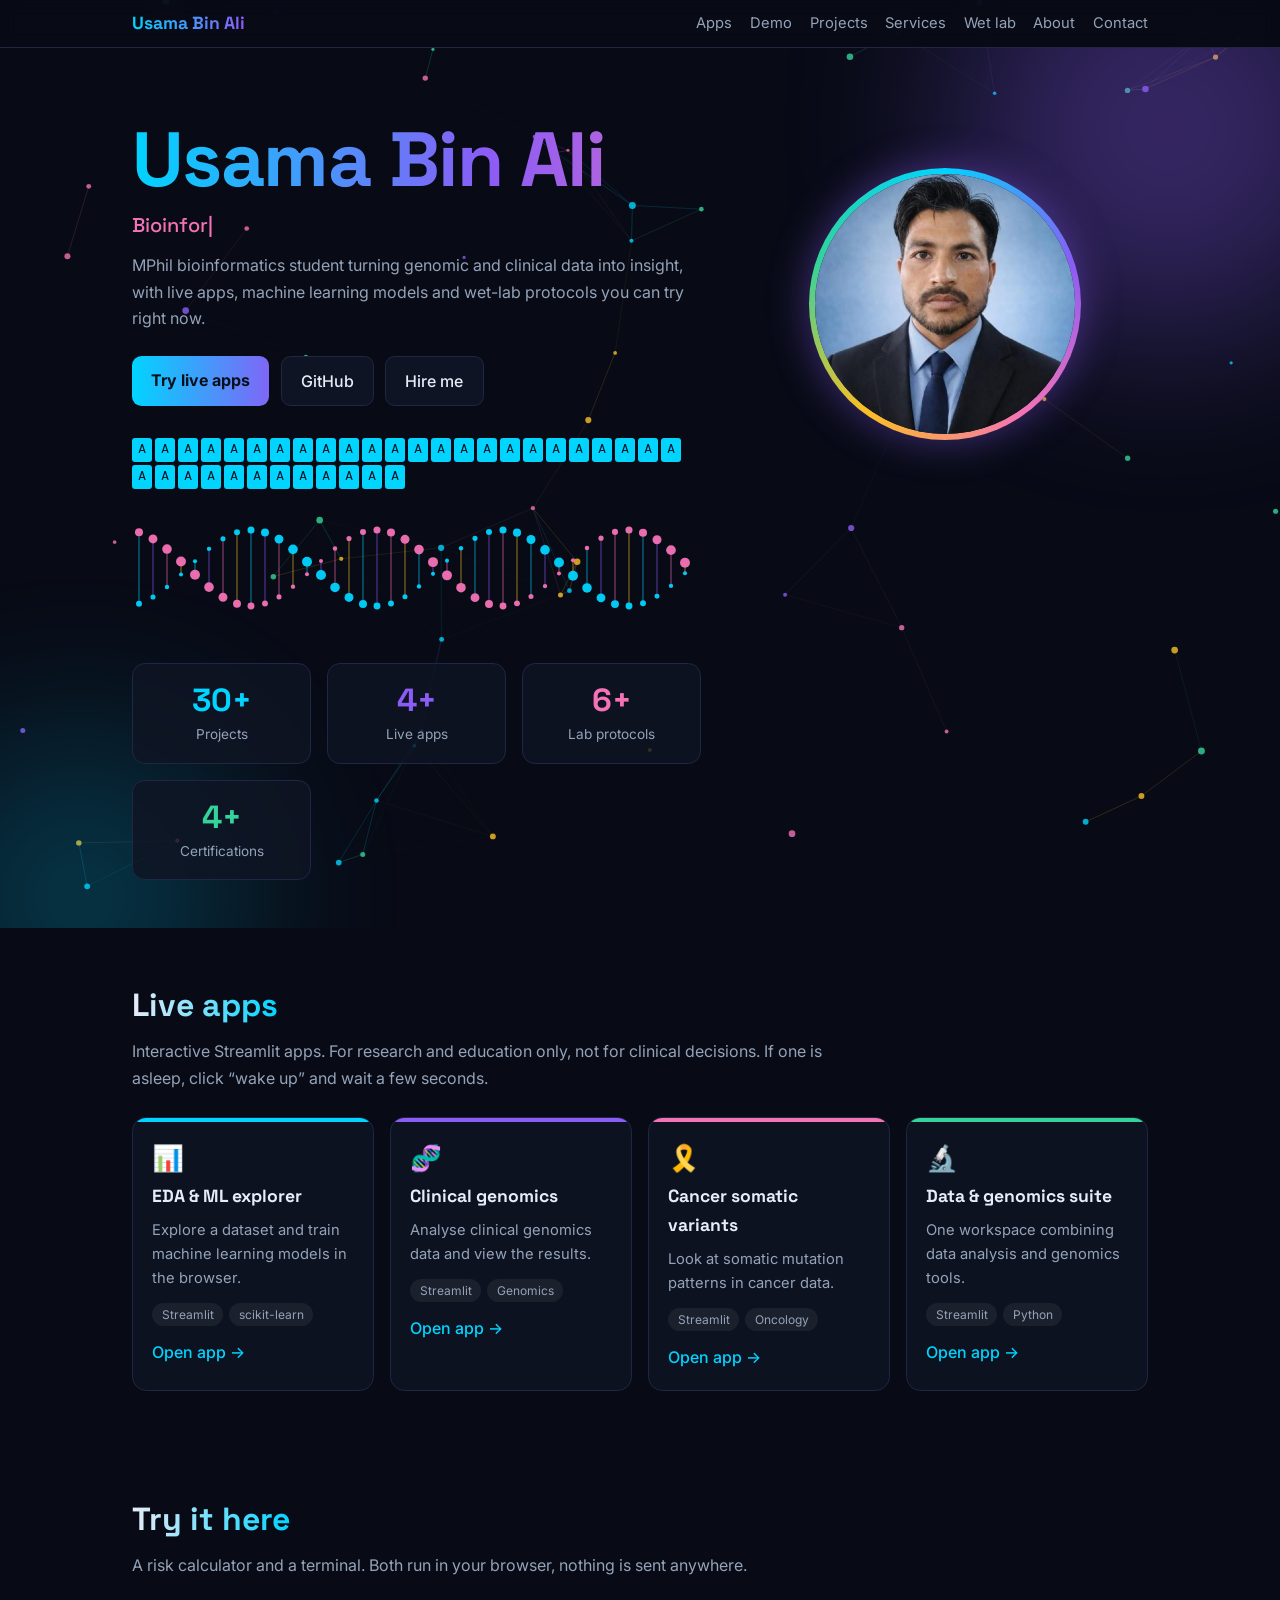
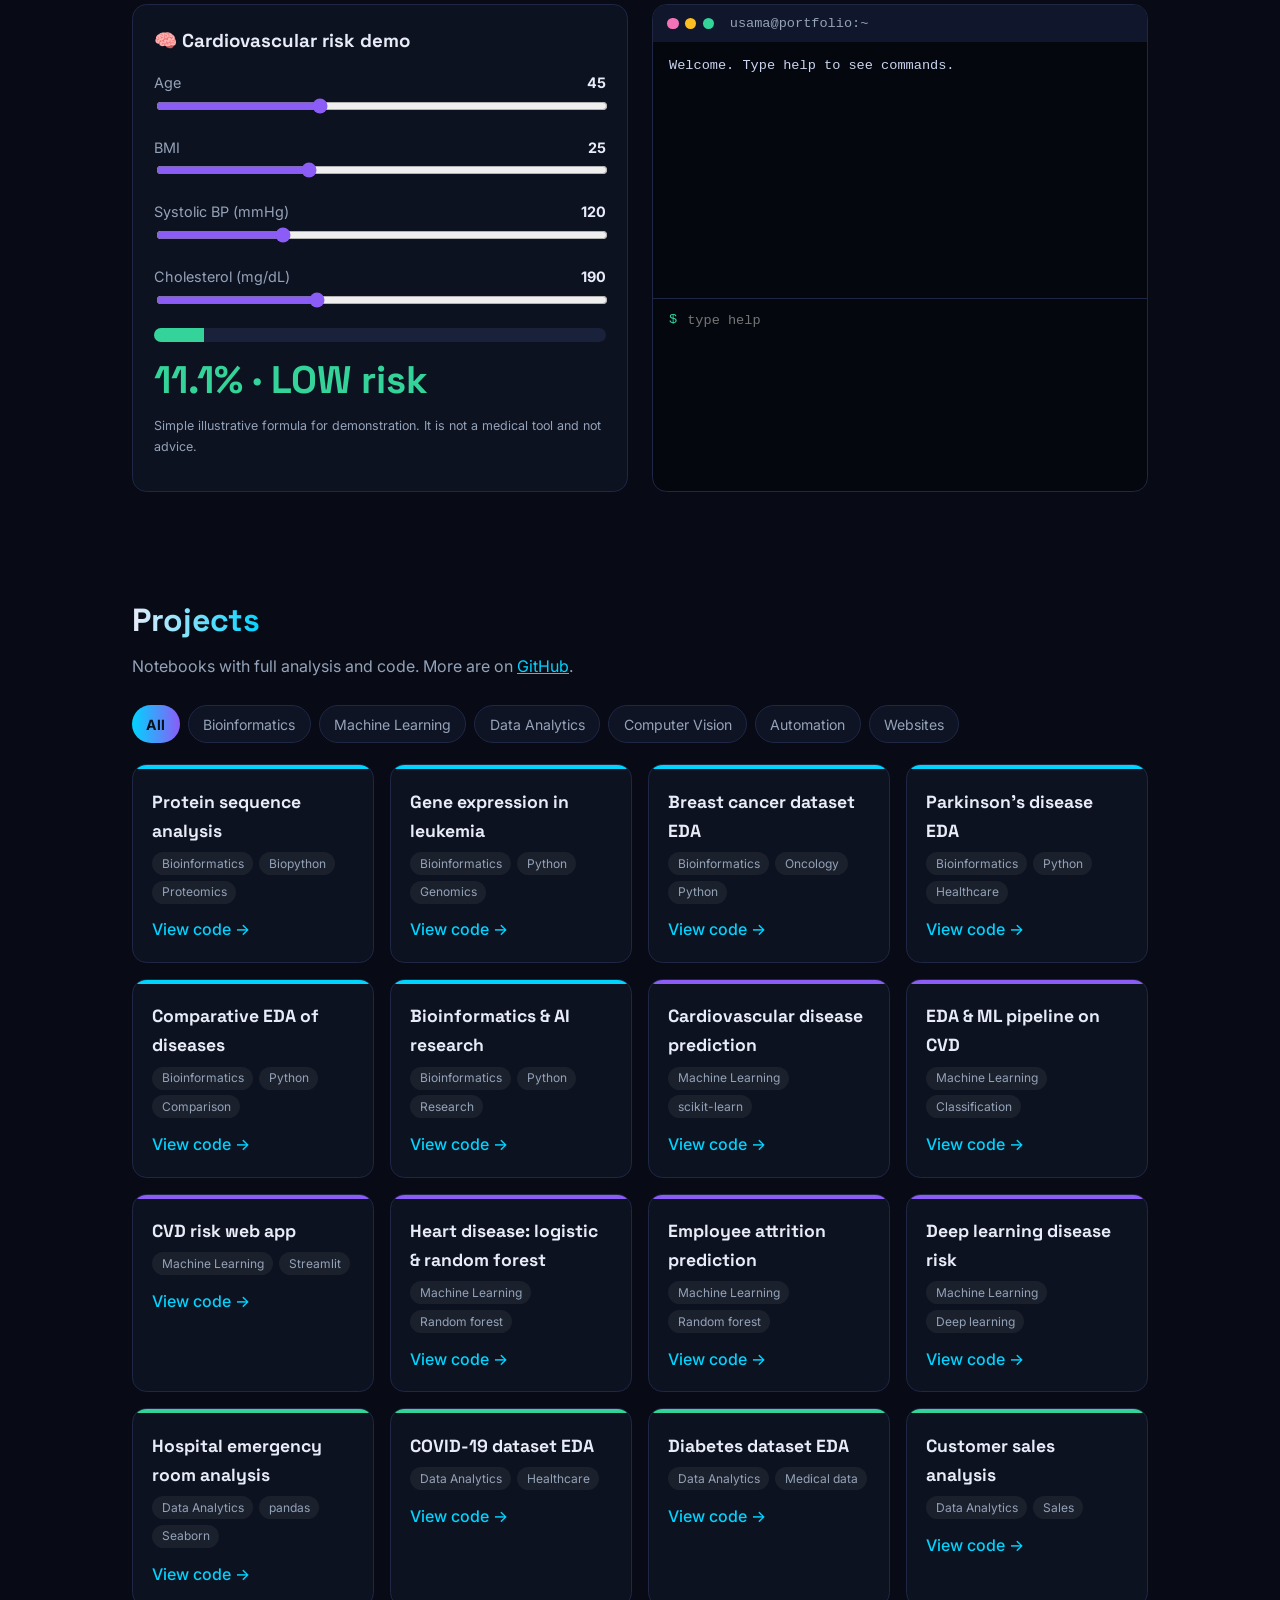
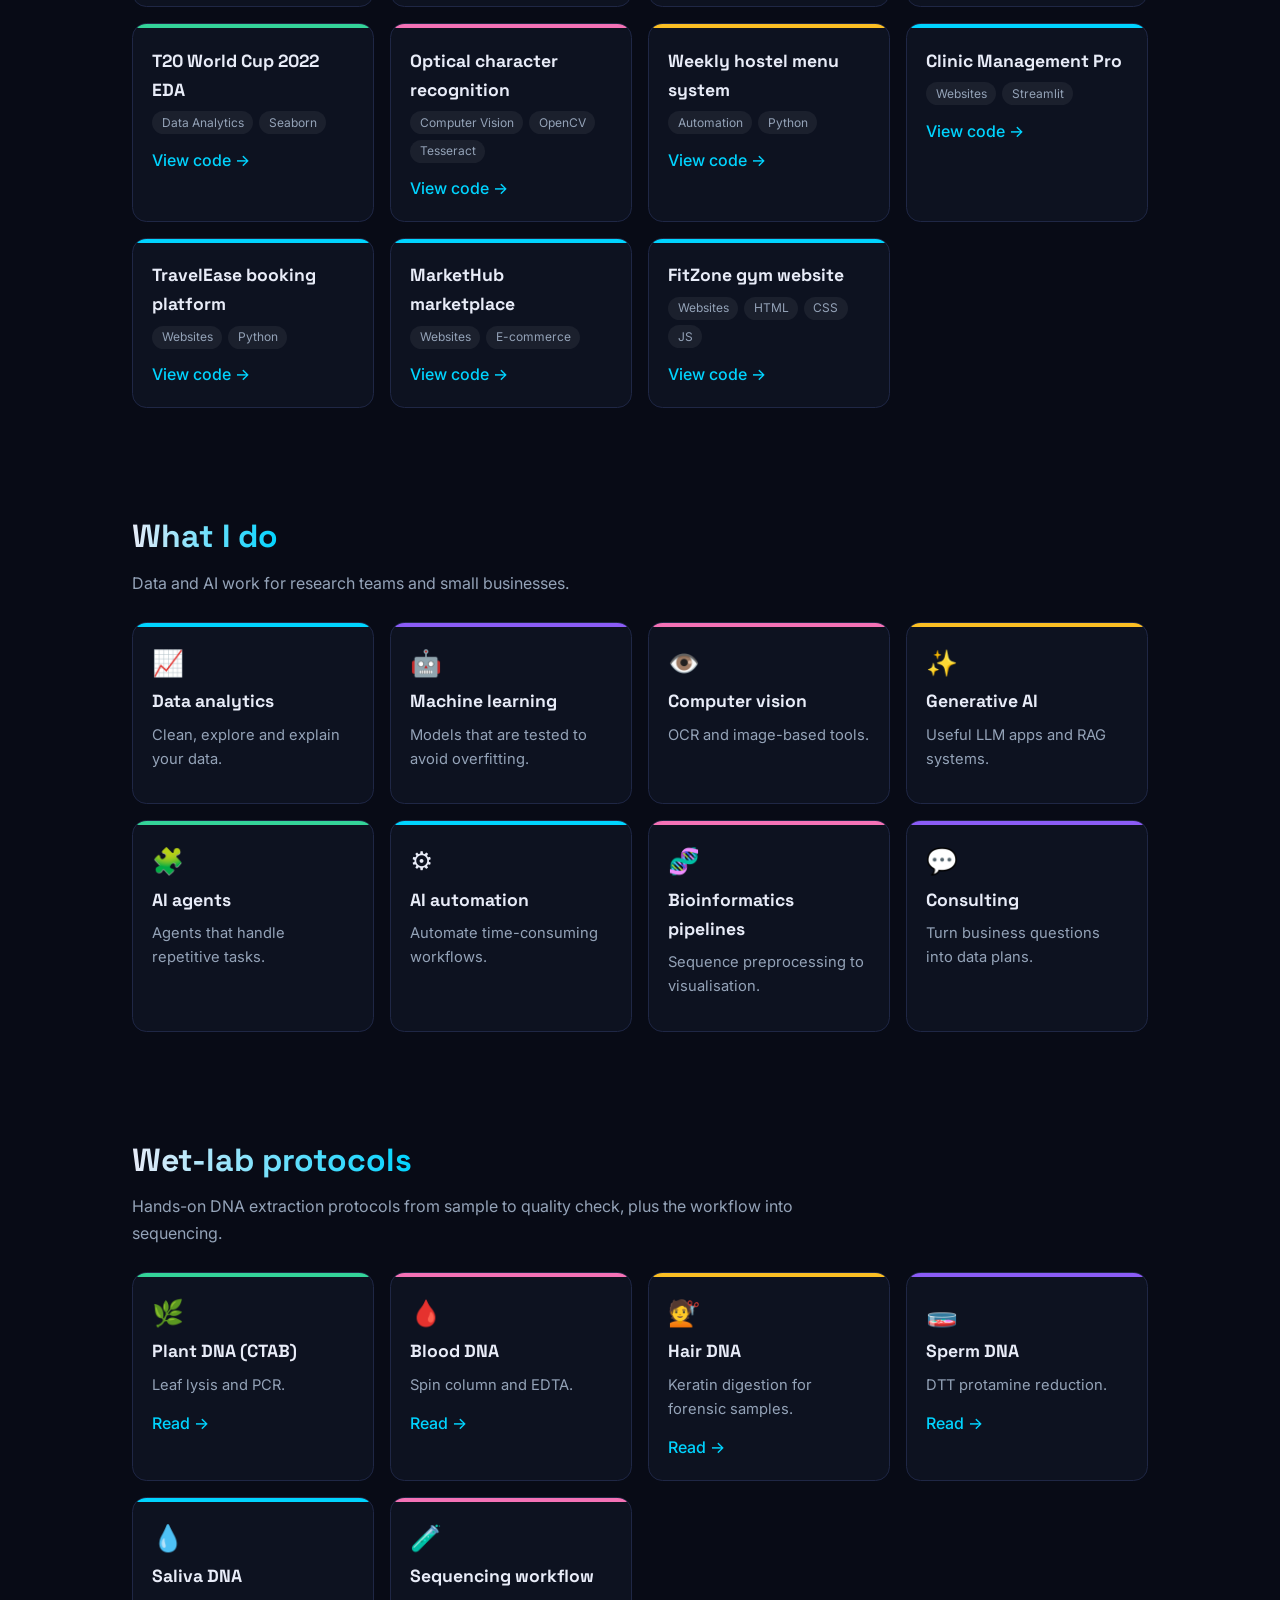
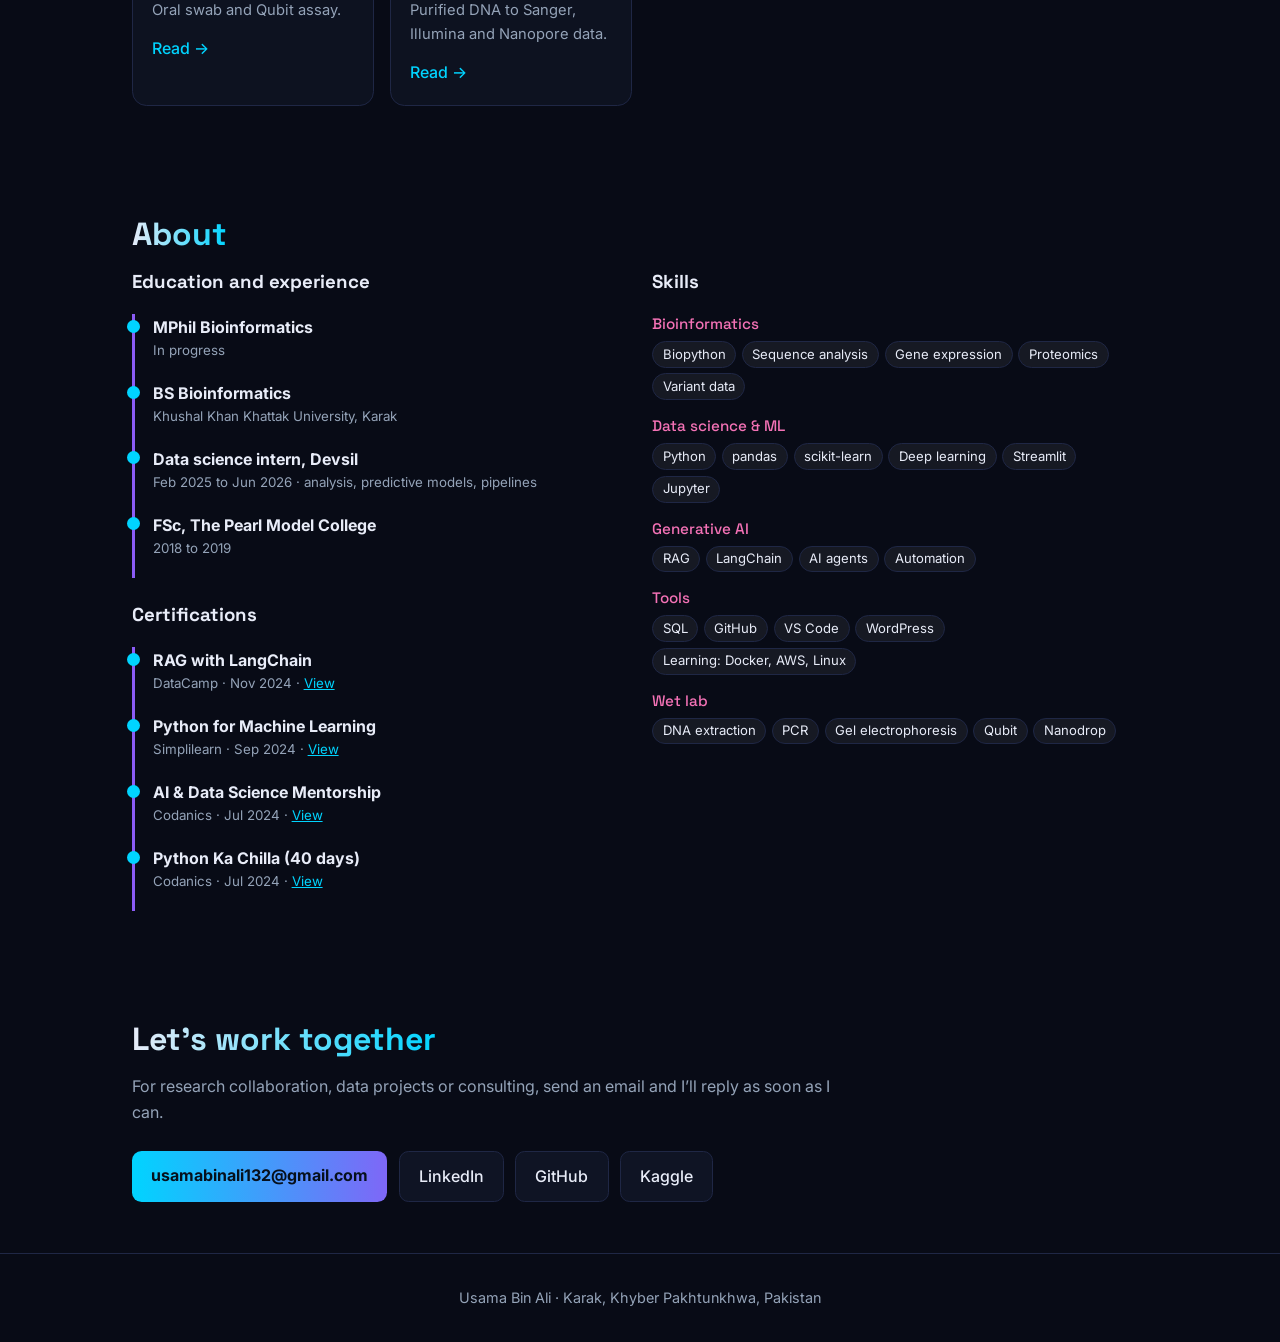
<file: index (1).html>
<!DOCTYPE html>
<html lang="en">
<head>
<meta charset="utf-8">
<meta name="viewport" content="width=device-width, initial-scale=1, viewport-fit=cover">
<title>Usama Bin Ali — Bioinformatics, Data Science &amp; AI Portfolio</title>
<meta name="description" content="MPhil bioinformatics student, data scientist and AI engineer. Live Streamlit apps, ML demo, genomics notebooks and wet-lab protocols.">
<meta property="og:title" content="Usama Bin Ali — Portfolio"><meta property="og:image" content="https://usama.devsil.com/assets/images/portfolio%20prfle.png">
<meta name="theme-color" content="#080b16">
<link href="https://fonts.googleapis.com/css2?family=Space+Grotesk:wght@500;700&family=Inter:wght@400;500&display=swap" rel="stylesheet">
<style>
:root{--bg:#080b16;--card:#0f1424;--line:#1f2745;--tx:#e8ecf8;--mu:#94a3b8;--cy:#00d4ff;--pu:#8b5cf6;--pk:#f472b6;--gr:#34d399;--am:#fbbf24;color-scheme:dark}
*{box-sizing:border-box}html{scroll-behavior:smooth;scroll-padding-top:4.5rem;padding-top:env(safe-area-inset-top,0px);padding-bottom:env(safe-area-inset-bottom,0px)}
body{margin:0;background:var(--bg);color:var(--tx);font:400 1rem/1.65 Inter,system-ui,sans-serif;overflow-x:hidden}
a{color:var(--cy)}a:focus-visible,button:focus-visible,input:focus-visible{outline:3px solid var(--cy);outline-offset:2px}
.w{max-width:66rem;margin:0 auto;padding:0 1.25rem;position:relative}
h1,h2,h3{font-family:"Space Grotesk",sans-serif;margin:0}
.nav{position:sticky;top:0;z-index:9;background:rgba(8,11,22,.88);backdrop-filter:blur(10px);border-bottom:1px solid var(--line)}
.nav .w{display:flex;gap:1.1rem;align-items:center;flex-wrap:wrap;padding-top:.7rem;padding-bottom:.7rem}
.nav b{font:700 1.1rem "Space Grotesk";margin-right:auto;background:linear-gradient(90deg,var(--cy),var(--pu));-webkit-background-clip:text;background-clip:text;color:transparent}
.nav a{color:var(--mu);text-decoration:none;font-size:.92rem}.nav a:hover{color:var(--cy)}
.hero{padding:4.5rem 0 3rem;position:relative;overflow:hidden}
.blob{position:absolute;border-radius:50%;filter:blur(90px);opacity:.35;z-index:0}
.b1{width:26rem;height:26rem;background:var(--pu);top:-8rem;right:-6rem}.b2{width:20rem;height:20rem;background:var(--cy);bottom:-8rem;left:-5rem;opacity:.22}
.hero .w{display:grid;gap:2.5rem;grid-template-columns:1.4fr 1fr;align-items:center}
.hero h1{font-size:clamp(2.6rem,7vw,4.8rem);line-height:1.02;letter-spacing:-.02em;background:linear-gradient(95deg,#fff 10%,var(--cy) 55%,var(--pu));-webkit-background-clip:text;background-clip:text;color:transparent}
.role{font:500 1.25rem "Space Grotesk";color:var(--pk);margin:.9rem 0 .6rem;min-height:1.9rem}
.hero p{color:var(--mu);max-width:36rem;margin:0 0 1.5rem}
.btns{display:flex;gap:.7rem;flex-wrap:wrap}
.btn{padding:.7rem 1.2rem;border-radius:.6rem;text-decoration:none;font-weight:500;border:1.5px solid var(--line);color:var(--tx);background:var(--card)}
.btn.p{border:0;background:linear-gradient(90deg,var(--cy),var(--pu));color:#06101c;font-weight:700}
.btn:hover{transform:translateY(-2px);border-color:var(--cy)}
.pic{justify-self:center;width:min(17rem,70vw);aspect-ratio:1;border-radius:50%;padding:5px;background:conic-gradient(var(--cy),var(--pu),var(--pk),var(--am),var(--gr),var(--cy))}
.pic img{width:100%;height:100%;border-radius:50%;object-fit:cover;background:var(--card);display:block}
#seq{display:flex;gap:3px;flex-wrap:wrap;margin-top:2rem;font:500 .75rem ui-monospace,monospace}
#seq span{width:1.25rem;height:1.5rem;display:grid;place-items:center;border-radius:3px;color:#06101c;animation:pop 2.4s ease-in-out infinite}
@keyframes pop{50%{transform:translateY(-5px)}}
.stats{display:grid;grid-template-columns:repeat(auto-fit,minmax(9rem,1fr));gap:1rem;margin:2.5rem 0 0}
.stat{background:var(--card);border:1px solid var(--line);border-radius:.8rem;padding:1rem;text-align:center}
.stat b{display:block;font:700 2rem "Space Grotesk";color:var(--cy)}.stat:nth-child(2) b{color:var(--pu)}.stat:nth-child(3) b{color:var(--pk)}.stat:nth-child(4) b{color:var(--gr)}
.stat span{color:var(--mu);font-size:.85rem}
section{padding:3.2rem 0}
h2{font-size:2rem;margin-bottom:.4rem;display:inline-block;background:linear-gradient(90deg,var(--tx),var(--cy));-webkit-background-clip:text;background-clip:text;color:transparent}
.lede{color:var(--mu);max-width:44rem;margin:0 0 1.6rem}
.grid{display:grid;gap:1rem;grid-template-columns:repeat(auto-fill,minmax(15rem,1fr))}
.card{background:var(--card);border:1px solid var(--line);border-radius:.9rem;padding:1.2rem;position:relative;overflow:hidden;transition:transform .2s,border-color .2s}
.card:hover{transform:translateY(-3px);border-color:var(--c,var(--cy))}
.card::before{content:"";position:absolute;inset:0 0 auto;height:4px;background:var(--c,var(--cy))}
.card h3{font-size:1.1rem;margin:.2rem 0 .4rem}.card p{color:var(--mu);font-size:.92rem;margin:0 0 .8rem}
.ic{font-size:1.6rem}
.tags{display:flex;flex-wrap:wrap;gap:.35rem;list-style:none;margin:0 0 .8rem;padding:0}
.tags li{font-size:.75rem;padding:.1rem .6rem;border-radius:99px;background:rgba(255,255,255,.06);color:var(--mu)}
.card a{font-weight:500;text-decoration:none}.card a:hover{text-decoration:underline}
.demo{display:grid;gap:1.5rem;grid-template-columns:repeat(auto-fit,minmax(18rem,1fr))}
.panel{background:var(--card);border:1px solid var(--line);border-radius:.9rem;padding:1.3rem}
label{display:flex;justify-content:space-between;font-size:.9rem;color:var(--mu);margin-top:.9rem}label b{color:var(--tx)}
input[type=range]{width:100%;accent-color:var(--pu)}
.meter{height:.9rem;border-radius:99px;background:#1a213a;overflow:hidden;margin:.8rem 0}
#bar{height:100%;width:0;background:var(--gr);transition:width .4s,background .4s}
#score{font:700 2.4rem "Space Grotesk"}.note{font-size:.78rem;color:var(--mu)}
.term{background:#05070f;border:1px solid var(--line);border-radius:.9rem;overflow:hidden;font:.85rem/1.55 ui-monospace,Menlo,monospace}
.term header{background:#10162b;padding:.5rem .9rem;display:flex;gap:.4rem;align-items:center}
.term header i{width:.7rem;height:.7rem;border-radius:50%;background:var(--pk)}.term header i:nth-child(2){background:var(--am)}.term header i:nth-child(3){background:var(--gr)}
#out{height:16rem;overflow:auto;padding:.8rem 1rem;white-space:pre-wrap;color:#c9d4ee}
.pr{display:flex;gap:.5rem;padding:.6rem 1rem;border-top:1px solid var(--line)}.pr span{color:var(--gr)}
.pr input{flex:1;background:none;border:0;color:var(--tx);font:inherit;outline-offset:6px}
.chips{display:flex;gap:.5rem;flex-wrap:wrap;margin-bottom:1.3rem}
.chips button{font:inherit;font-size:.88rem;cursor:pointer;padding:.4rem .9rem;border-radius:99px;border:1px solid var(--line);background:var(--card);color:var(--mu)}
.chips button[aria-pressed=true]{background:linear-gradient(90deg,var(--cy),var(--pu));color:#06101c;border:0;font-weight:700}
.cols{display:grid;gap:1.5rem;grid-template-columns:repeat(auto-fit,minmax(18rem,1fr))}
.tl{list-style:none;margin:0;padding:0}.tl li{padding:0 0 1.1rem 1.1rem;border-left:3px solid var(--pu);position:relative}
.tl li::before{content:"";position:absolute;left:-8px;top:.35rem;width:13px;height:13px;border-radius:50%;background:var(--cy)}
.tl small{display:block;color:var(--mu)}
.sk h4{margin:1rem 0 .5rem;font:500 .95rem "Space Grotesk";color:var(--pk)}
.sk .tags li{font-size:.82rem;color:var(--tx);border:1px solid var(--line)}
.gh{max-width:100%;border-radius:.8rem;margin-top:1.2rem}
footer{border-top:1px solid var(--line);padding:2rem 0;color:var(--mu);font-size:.9rem;text-align:center}
#bg{position:fixed;inset:0;width:100%;height:100%;z-index:0;pointer-events:none}
main,footer{position:relative;z-index:1}
#prog{position:fixed;top:0;left:0;height:3px;width:0;z-index:20;background:linear-gradient(90deg,var(--cy),var(--pu),var(--pk),var(--am))}
.card,.panel,.stat{background:rgba(15,20,36,.8)}
.card:hover{box-shadow:0 14px 34px -14px var(--c,var(--cy))}
.b1{animation:fl 14s ease-in-out infinite alternate}.b2{animation:fl 11s ease-in-out infinite alternate-reverse}
@keyframes fl{to{transform:translate(-3rem,2.5rem) scale(1.18)}}
.hero h1{background-image:linear-gradient(90deg,var(--cy),var(--pu),var(--pk),var(--am),var(--cy));background-size:250% 100%;animation:sh 7s ease-in-out infinite alternate}
.btn.p{background-image:linear-gradient(90deg,var(--cy),var(--pu),var(--pk));background-size:220% 100%;animation:sh 5s ease-in-out infinite alternate}
@keyframes sh{to{background-position:100% 0}}
.pic{background:none;position:relative}
.pic::before{content:"";position:absolute;inset:0;border-radius:50%;background:conic-gradient(var(--cy),var(--pu),var(--pk),var(--am),var(--gr),var(--cy));animation:spin 6s linear infinite;box-shadow:0 0 40px rgba(139,92,246,.45)}
.pic{padding:6px}
.pic::before{z-index:1}
.pic img,.pic .ph{position:relative;z-index:2;display:block;width:100%;height:100%;border-radius:50%;object-fit:cover;object-position:center 20%}
.pic .ph{display:grid;place-items:center;background:var(--card);font:700 4rem "Space Grotesk";color:var(--cy)}
@keyframes spin{to{transform:rotate(1turn)}}
.rv{opacity:0}.rv.in{opacity:1;animation:up .7s backwards;animation-delay:var(--d,0s)}
@keyframes up{from{opacity:0;transform:translateY(26px)}to{opacity:1;transform:none}}
@media(max-width:760px){.hero .w{grid-template-columns:1fr}.pic{order:-1}}
@media(prefers-reduced-motion:reduce){*{animation:none!important;transition:none!important}html{scroll-behavior:auto}}
</style>
</head>
<body>
<canvas id="bg" aria-hidden="true"></canvas><div id="prog"></div>
<header class="nav"><div class="w"><b>Usama Bin Ali</b>
<a href="#apps">Apps</a><a href="#demo">Demo</a><a href="#projects">Projects</a><a href="#services">Services</a><a href="#protocols">Wet lab</a><a href="#about">About</a><a href="#contact">Contact</a></div></header>
<main>
<div class="hero"><div class="blob b1"></div><div class="blob b2"></div>
<div class="w"><div>
<h1>Usama Bin Ali</h1>
<div class="role" id="role" aria-live="off">Bioinformatician</div>
<p>MPhil bioinformatics student turning genomic and clinical data into insight, with live apps, machine learning models and wet-lab protocols you can try right now.</p>
<div class="btns"><a class="btn p" href="#apps">Try live apps</a><a class="btn" href="https://github.com/usama488">GitHub</a><a class="btn" href="#contact">Hire me</a></div>
<div id="seq" aria-hidden="true"></div></div>
<div class="pic"><img src="[data-uri]" alt="Usama Bin Ali" width="400" height="400"></div></div>
<div class="w"><canvas id="helix" height="110" aria-hidden="true" style="width:100%;height:110px;margin-top:1.5rem"></canvas></div>
<div class="w"><div class="stats">
<div class="stat"><b data-n="30">0</b><span>Projects</span></div><div class="stat"><b data-n="4">0</b><span>Live apps</span></div>
<div class="stat"><b data-n="6">0</b><span>Lab protocols</span></div><div class="stat"><b data-n="4">0</b><span>Certifications</span></div></div></div>
</div>

<section id="apps"><div class="w"><h2>Live apps</h2>
<p class="lede">Interactive Streamlit apps. For research and education only, not for clinical decisions. If one is asleep, click “wake up” and wait a few seconds.</p>
<div class="grid">
<article class="card" style="--c:var(--cy)"><div class="ic">📊</div><h3>EDA &amp; ML explorer</h3><p>Explore a dataset and train machine learning models in the browser.</p><ul class="tags"><li>Streamlit</li><li>scikit-learn</li></ul><a href="https://usama-eda-ml.streamlit.app/">Open app →</a></article>
<article class="card" style="--c:var(--pu)"><div class="ic">🧬</div><h3>Clinical genomics</h3><p>Analyse clinical genomics data and view the results.</p><ul class="tags"><li>Streamlit</li><li>Genomics</li></ul><a href="https://usama-clinical-genomics.streamlit.app/">Open app →</a></article>
<article class="card" style="--c:var(--pk)"><div class="ic">🎗️</div><h3>Cancer somatic variants</h3><p>Look at somatic mutation patterns in cancer data.</p><ul class="tags"><li>Streamlit</li><li>Oncology</li></ul><a href="https://usama-cancer-somatic.streamlit.app/">Open app →</a></article>
<article class="card" style="--c:var(--gr)"><div class="ic">🔬</div><h3>Data &amp; genomics suite</h3><p>One workspace combining data analysis and genomics tools.</p><ul class="tags"><li>Streamlit</li><li>Python</li></ul><a href="https://usama-data-genomics-suite.streamlit.app/">Open app →</a></article>
</div></div></section>

<section id="demo"><div class="w"><h2>Try it here</h2>
<p class="lede">A risk calculator and a terminal. Both run in your browser, nothing is sent anywhere.</p>
<div class="demo">
<div class="panel"><h3>🧠 Cardiovascular risk demo</h3>
<label for="age">Age <b id="vage"></b></label><input id="age" type="range" min="20" max="90" value="45">
<label for="bmi">BMI <b id="vbmi"></b></label><input id="bmi" type="range" min="15" max="45" value="25">
<label for="bp">Systolic BP (mmHg) <b id="vbp"></b></label><input id="bp" type="range" min="90" max="200" value="120">
<label for="chol">Cholesterol (mg/dL) <b id="vchol"></b></label><input id="chol" type="range" min="120" max="320" value="190">
<div class="meter"><div id="bar"></div></div><div id="score" aria-live="polite"></div>
<p class="note">Simple illustrative formula for demonstration. It is not a medical tool and not advice.</p></div>
<div class="term"><header><i></i><i></i><i></i><span style="margin-left:.6rem;color:var(--mu)">usama@portfolio:~</span></header>
<div id="out" tabindex="0" role="log"></div><div class="pr"><span>$</span><input id="cmd" aria-label="Terminal command" autocomplete="off" placeholder="type help"></div></div>
</div></div></section>

<section id="projects"><div class="w"><h2>Projects</h2>
<p class="lede">Notebooks with full analysis and code. More are on <a href="https://github.com/usama488?tab=repositories">GitHub</a>.</p>
<div class="chips" id="chips"></div><div class="grid" id="plist"></div></div></section>

<section id="services"><div class="w"><h2>What I do</h2><p class="lede">Data and AI work for research teams and small businesses.</p>
<div class="grid" id="svc"></div></div></section>

<section id="protocols"><div class="w"><h2>Wet-lab protocols</h2>
<p class="lede">Hands-on DNA extraction protocols from sample to quality check, plus the workflow into sequencing.</p>
<div class="grid">
<article class="card" style="--c:var(--gr)"><div class="ic">🌿</div><h3>Plant DNA (CTAB)</h3><p>Leaf lysis and PCR.</p><a href="https://usama.devsil.com/wetlab-dna-extraction.html">Read →</a></article>
<article class="card" style="--c:var(--pk)"><div class="ic">🩸</div><h3>Blood DNA</h3><p>Spin column and EDTA.</p><a href="https://usama.devsil.com/wetlab-blood-dna-extraction.html">Read →</a></article>
<article class="card" style="--c:var(--am)"><div class="ic">💇</div><h3>Hair DNA</h3><p>Keratin digestion for forensic samples.</p><a href="https://usama.devsil.com/wetlab-hair-dna-extraction.html">Read →</a></article>
<article class="card" style="--c:var(--pu)"><div class="ic">🧫</div><h3>Sperm DNA</h3><p>DTT protamine reduction.</p><a href="https://usama.devsil.com/wetlab-sperm-dna-extraction.html">Read →</a></article>
<article class="card" style="--c:var(--cy)"><div class="ic">💧</div><h3>Saliva DNA</h3><p>Oral swab and Qubit assay.</p><a href="https://usama.devsil.com/wetlab-saliva-dna-extraction.html">Read →</a></article>
<article class="card" style="--c:var(--pk)"><div class="ic">🧪</div><h3>Sequencing workflow</h3><p>Purified DNA to Sanger, Illumina and Nanopore data.</p><a href="https://usama.devsil.com/dna-sequencing-workflow.html">Read →</a></article>
</div></div></section>

<section id="about"><div class="w"><h2>About</h2>
<div class="cols">
<div><h3 style="margin-bottom:1rem">Education and experience</h3><ul class="tl">
<li><b>MPhil Bioinformatics</b><small>In progress</small></li>
<li><b>BS Bioinformatics</b><small>Khushal Khan Khattak University, Karak</small></li>
<li><b>Data science intern, Devsil</b><small>Feb 2025 to Jun 2026 · analysis, predictive models, pipelines</small></li>
<li><b>FSc, The Pearl Model College</b><small>2018 to 2019</small></li></ul>
<h3 style="margin:1.4rem 0 1rem">Certifications</h3><ul class="tl">
<li><b>RAG with LangChain</b><small>DataCamp · Nov 2024 · <a href="https://usama.devsil.com/assets/images/certificates/certificate.png">View</a></small></li>
<li><b>Python for Machine Learning</b><small>Simplilearn · Sep 2024 · <a href="https://usama.devsil.com/assets/images/certificates/7401152_1727187204.jpg">View</a></small></li>
<li><b>AI &amp; Data Science Mentorship</b><small>Codanics · Jul 2024 · <a href="https://usama.devsil.com/assets/images/certificates/certificate-1727172474795.jpg">View</a></small></li>
<li><b>Python Ka Chilla (40 days)</b><small>Codanics · Jul 2024 · <a href="https://usama.devsil.com/assets/images/certificates/certificate-1727174127490.jpg">View</a></small></li></ul></div>
<div class="sk"><h3>Skills</h3>
<h4>Bioinformatics</h4><ul class="tags"><li>Biopython</li><li>Sequence analysis</li><li>Gene expression</li><li>Proteomics</li><li>Variant data</li></ul>
<h4>Data science &amp; ML</h4><ul class="tags"><li>Python</li><li>pandas</li><li>scikit-learn</li><li>Deep learning</li><li>Streamlit</li><li>Jupyter</li></ul>
<h4>Generative AI</h4><ul class="tags"><li>RAG</li><li>LangChain</li><li>AI agents</li><li>Automation</li></ul>
<h4>Tools</h4><ul class="tags"><li>SQL</li><li>GitHub</li><li>VS Code</li><li>WordPress</li><li>Learning: Docker, AWS, Linux</li></ul>
<h4>Wet lab</h4><ul class="tags"><li>DNA extraction</li><li>PCR</li><li>Gel electrophoresis</li><li>Qubit</li><li>Nanodrop</li></ul>
</div>
</div></div></section>

<section id="contact"><div class="w"><h2>Let’s work together</h2>
<p class="lede">For research collaboration, data projects or consulting, send an email and I’ll reply as soon as I can.</p>
<div class="btns"><a class="btn p" href="mailto:usamabinali132@gmail.com">usamabinali132@gmail.com</a>
<a class="btn" href="https://www.linkedin.com/in/usama-bin-ali-40a8502b0/">LinkedIn</a><a class="btn" href="https://github.com/usama488">GitHub</a><a class="btn" href="https://www.kaggle.com/usamabinali">Kaggle</a></div></div></section>
</main>
<footer>Usama Bin Ali · Karak, Khyber Pakhtunkhwa, Pakistan</footer>

<script>
var $=function(i){return document.getElementById(i)},rm=matchMedia('(prefers-reduced-motion:reduce)').matches;
// DNA strip
(function(){var c={A:'#00d4ff',C:'#f472b6',G:'#fbbf24',T:'#8b5cf6'},s=7,o='';for(var i=0;i<36;i++){s=(s*1103515245+12345)&0x7fffffff;var b='ACGT'[s%4];o+='<span style="background:'+c[b]+';animation-delay:'+(i*80)+'ms">'+b+'</span>'}$('seq').innerHTML=o})();
// role rotator
(function(){var r=['Bioinformatician','Data Scientist','AI Engineer','Genomics Explorer'],i=0;if(rm)return;var el=$('role'),j=r[0].length,d=false;setTimeout(function tk(){var w=r[i];el.textContent=w.slice(0,j)+'|';if(!d){if(j<w.length){j++;return setTimeout(tk,85)}d=true;return setTimeout(tk,1600)}if(j>0){j--;return setTimeout(tk,45)}d=false;i=(i+1)%r.length;setTimeout(tk,200)},1200)})();
// counters
document.querySelectorAll('[data-n]').forEach(function(e){var n=+e.dataset.n,t=0;if(rm){e.textContent=n+'+';return}var iv=setInterval(function(){t++;e.textContent=Math.round(n*t/30)+'+';if(t>=30)clearInterval(iv)},30)});
// risk demo
function risk(){var a=+$('age').value,b=+$('bmi').value,p=+$('bp').value,c=+$('chol').value;
$('vage').textContent=a;$('vbmi').textContent=b;$('vbp').textContent=p;$('vchol').textContent=c;
var z=-9+.045*a+.03*b+.025*p+.006*c,r=100/(1+Math.exp(-z)),l=r<25?['LOW','#34d399']:r<50?['MODERATE','#fbbf24']:['HIGH','#f472b6'];
$('bar').style.width=r.toFixed(0)+'%';$('bar').style.background=l[1];$('score').style.color=l[1];$('score').textContent=r.toFixed(1)+'% · '+l[0]+' risk'}
['age','bmi','bp','chol'].forEach(function(i){$(i).addEventListener('input',risk)});risk();
// projects
var G='https://github.com/usama488/Data-science/blob/main/';
var P=[['Protein sequence analysis','Bioinformatics',['Biopython','Proteomics'],G+'Protein_Sequence_Analysis_EDA.ipynb'],
['Gene expression in leukemia','Bioinformatics',['Python','Genomics'],G+'EDA_%E2%80%93_Gene_Expression_on_leukemia_Dataset.ipynb'],
['Breast cancer dataset EDA','Bioinformatics',['Oncology','Python'],G+'_(EDA)_on_Breast_Cancer_Dataset.ipynb'],
['Parkinson’s disease EDA','Bioinformatics',['Python','Healthcare'],G+'(EDA)_on_Parkinson%E2%80%99s_Disease_Dataset.ipynb'],
['Comparative EDA of diseases','Bioinformatics',['Python','Comparison'],G+'Comparative_Exploratory_Data_Analysis_of_Diseases.ipynb'],
['Bioinformatics &amp; AI research','Bioinformatics',['Python','Research'],'https://github.com/usama488/Research-work-12/blob/main/Research%20work.ipynb'],
['Cardiovascular disease prediction','Machine Learning',['scikit-learn'],G+'Cardiovascular_Disease_Prediction.ipynb'],
['EDA &amp; ML pipeline on CVD','Machine Learning',['Classification'],G+'EDA%2BML.ipynb'],
['CVD risk web app','Machine Learning',['Streamlit'],G+'Prediction_of_Cardiovascular_Disease_using_Machine_Learning_Techniques.ipynb'],
['Heart disease: logistic &amp; random forest','Machine Learning',['Random forest'],G+'Early_Detection_of_Heart_Disease_using_Logistic_Regression_and_Random_Forest.ipynb'],
['Employee attrition prediction','Machine Learning',['Random forest'],G+'Employee_Attrition_Prediction_System.ipynb'],
['Deep learning disease risk','Machine Learning',['Deep learning'],G+'Deep_Learning%E2%80%93Based_Disease_Risk_Prediction_Using_Clinical_Healthcare_Data_(1).ipynb'],
['Hospital emergency room analysis','Data Analytics',['pandas','Seaborn'],G+'Hospital_Emergency_Room.ipynb'],
['COVID-19 dataset EDA','Data Analytics',['Healthcare'],G+'COVID_19.ipynb'],
['Diabetes dataset EDA','Data Analytics',['Medical data'],G+'diabets.ipynb'],
['Customer sales analysis','Data Analytics',['Sales'],G+'customer%20sale%20anaysis.ipynb'],
['T20 World Cup 2022 EDA','Data Analytics',['Seaborn'],G+'(EDA)_of_the_2022_T20_World_Cup.ipynb'],
['Optical character recognition','Computer Vision',['OpenCV','Tesseract'],G+'Optical_Character_Recognition_(OCR).ipynb'],
['Weekly hostel menu system','Automation',['Python'],G+'Weekly_Hostel_Menu.ipynb'],
['Clinic Management Pro','Websites',['Streamlit'],G+'Clinic_Management_Pro.ipynb'],
['TravelEase booking platform','Websites',['Python'],G+'Travel_%26_Tour_Booking.ipynb'],
['MarketHub marketplace','Websites',['E-commerce'],G+'Multi_Vendor_Marketplace.ipynb'],
['FitZone gym website','Websites',['HTML','CSS','JS'],G+'FitZone.ipynb']];
var col={Bioinformatics:'--cy','Machine Learning':'--pu','Data Analytics':'--gr','Computer Vision':'--pk',Automation:'--am',Websites:'--cy'},cur='All';
function draw(){$('plist').innerHTML=P.filter(function(p){return cur=='All'||p[1]==cur}).map(function(p){return '<article class="card" style="--c:var('+col[p[1]]+')"><h3>'+p[0]+'</h3><ul class="tags"><li>'+p[1]+'</li>'+p[2].map(function(t){return '<li>'+t+'</li>'}).join('')+'</ul><a href="'+p[3]+'">View code →</a></article>'}).join('');
$('chips').innerHTML=['All'].concat(Object.keys(col)).map(function(c){return '<button aria-pressed="'+(c==cur)+'" data-c="'+c+'">'+c+'</button>'}).join('')}
$('chips').addEventListener('click',function(e){if(e.target.dataset.c){cur=e.target.dataset.c;draw()}});draw();
// services
$('svc').innerHTML=[['📈','Data analytics','Clean, explore and explain your data.','--cy'],['🤖','Machine learning','Models that are tested to avoid overfitting.','--pu'],['👁️','Computer vision','OCR and image-based tools.','--pk'],['✨','Generative AI','Useful LLM apps and RAG systems.','--am'],['🧩','AI agents','Agents that handle repetitive tasks.','--gr'],['⚙️','AI automation','Automate time-consuming workflows.','--cy'],['🧬','Bioinformatics pipelines','Sequence preprocessing to visualisation.','--pk'],['💬','Consulting','Turn business questions into data plans.','--pu']].map(function(s){return '<article class="card" style="--c:var('+s[3]+')"><div class="ic">'+s[0]+'</div><h3>'+s[1]+'</h3><p>'+s[2]+'</p></article>'}).join('');
// terminal
var out=$('out'),H={help:'Commands: about, skills, apps, projects, education, contact, clear',about:'Usama Bin Ali. MPhil bioinformatics student working on genomics, clinical data and ML.',skills:'Python, Biopython, pandas, scikit-learn, deep learning, Streamlit, RAG, SQL, GitHub',apps:'EDA & ML, Clinical Genomics, Cancer Somatic, Data & Genomics Suite (see Live apps)',projects:'30+ notebooks and apps. Use the filters in the Projects section.',education:'MPhil Bioinformatics (in progress); BS Bioinformatics, KKKUK',contact:'usamabinali132@gmail.com | github.com/usama488'};
function say(t){var d=document.createElement('div');d.textContent=t;out.appendChild(d);out.scrollTop=out.scrollHeight}
say('Welcome. Type help to see commands.');
$('cmd').addEventListener('keydown',function(e){if(e.key!=='Enter')return;var v=this.value.trim().toLowerCase();this.value='';if(!v)return;say('$ '+v);if(v=='clear'){out.innerHTML='';return}say(H[v]||'Command not found: '+v+'. Type help.')});
// live particle network (follows mouse)
(function(){if(rm)return;var c=$('bg'),x=c.getContext('2d'),W,Hh,pts=[],m={x:-999,y:-999},cols=['#00d4ff','#8b5cf6','#f472b6','#34d399','#fbbf24'];
function rs(){W=c.width=innerWidth;Hh=c.height=innerHeight;pts=[];var n=Math.min(70,Math.floor(W*Hh/18000));for(var i=0;i<n;i++)pts.push({x:Math.random()*W,y:Math.random()*Hh,vx:(Math.random()-.5)*.4,vy:(Math.random()-.5)*.4,r:1.5+Math.random()*2,c:cols[i%5]})}
addEventListener('resize',rs);addEventListener('mousemove',function(e){m.x=e.clientX;m.y=e.clientY});rs();
(function f(){x.clearRect(0,0,W,Hh);for(var i=0;i<pts.length;i++){var p=pts[i];p.x+=p.vx;p.y+=p.vy;if(p.x<0||p.x>W)p.vx*=-1;if(p.y<0||p.y>Hh)p.vy*=-1;
var dx=p.x-m.x,dy=p.y-m.y,d=Math.sqrt(dx*dx+dy*dy)||1;if(d<120){p.x+=dx/d*1.2;p.y+=dy/d*1.2}
x.fillStyle=p.c;x.globalAlpha=.8;x.beginPath();x.arc(p.x,p.y,p.r,0,6.3);x.fill();
for(var j=i+1;j<pts.length;j++){var q=pts[j],a=p.x-q.x,b=p.y-q.y,dd=a*a+b*b;if(dd<19000){x.globalAlpha=.2*(1-dd/19000);x.strokeStyle=p.c;x.beginPath();x.moveTo(p.x,p.y);x.lineTo(q.x,q.y);x.stroke()}}}
requestAnimationFrame(f)})()})();
// rotating DNA double helix
(function(){var c=$('helix'),x=c.getContext('2d'),t=0,W,Hh=110,cs=['#00d4ff','#8b5cf6','#f472b6','#fbbf24'];function rs(){W=c.width=c.clientWidth}rs();addEventListener('resize',rs);
(function f(){x.clearRect(0,0,W,Hh);var n=Math.floor(W/14);for(var i=0;i<n;i++){var px=i*14+7,ph=i*.35+t,s=Math.sin(ph),y1=55+s*38,y2=55-s*38,z=Math.cos(ph);
x.globalAlpha=.3;x.strokeStyle=cs[i%4];x.lineWidth=2;x.beginPath();x.moveTo(px,y1);x.lineTo(px,y2);x.stroke();
x.globalAlpha=.95;x.fillStyle='#00d4ff';x.beginPath();x.arc(px,y1,3.5+z*1.5,0,6.3);x.fill();x.fillStyle='#f472b6';x.beginPath();x.arc(px,y2,3.5-z*1.5,0,6.3);x.fill()}
if(!rm)t+=.04;requestAnimationFrame(f)})()})();
// scroll progress + reveal on scroll
addEventListener('scroll',function(){var h=document.documentElement;$('prog').style.width=(h.scrollTop/(h.scrollHeight-h.clientHeight)*100)+'%'});
if('IntersectionObserver' in window&&!rm){var io=new IntersectionObserver(function(es){es.forEach(function(e){if(e.isIntersecting){e.target.classList.add('in');io.unobserve(e.target)}})},{threshold:.1});
document.querySelectorAll('.card,.stat,.panel,.term,section h2').forEach(function(e,i){e.classList.add('rv');e.style.setProperty('--d',(i%4)*70+'ms');io.observe(e)})}
</script>
</body>
</html>
</file>
